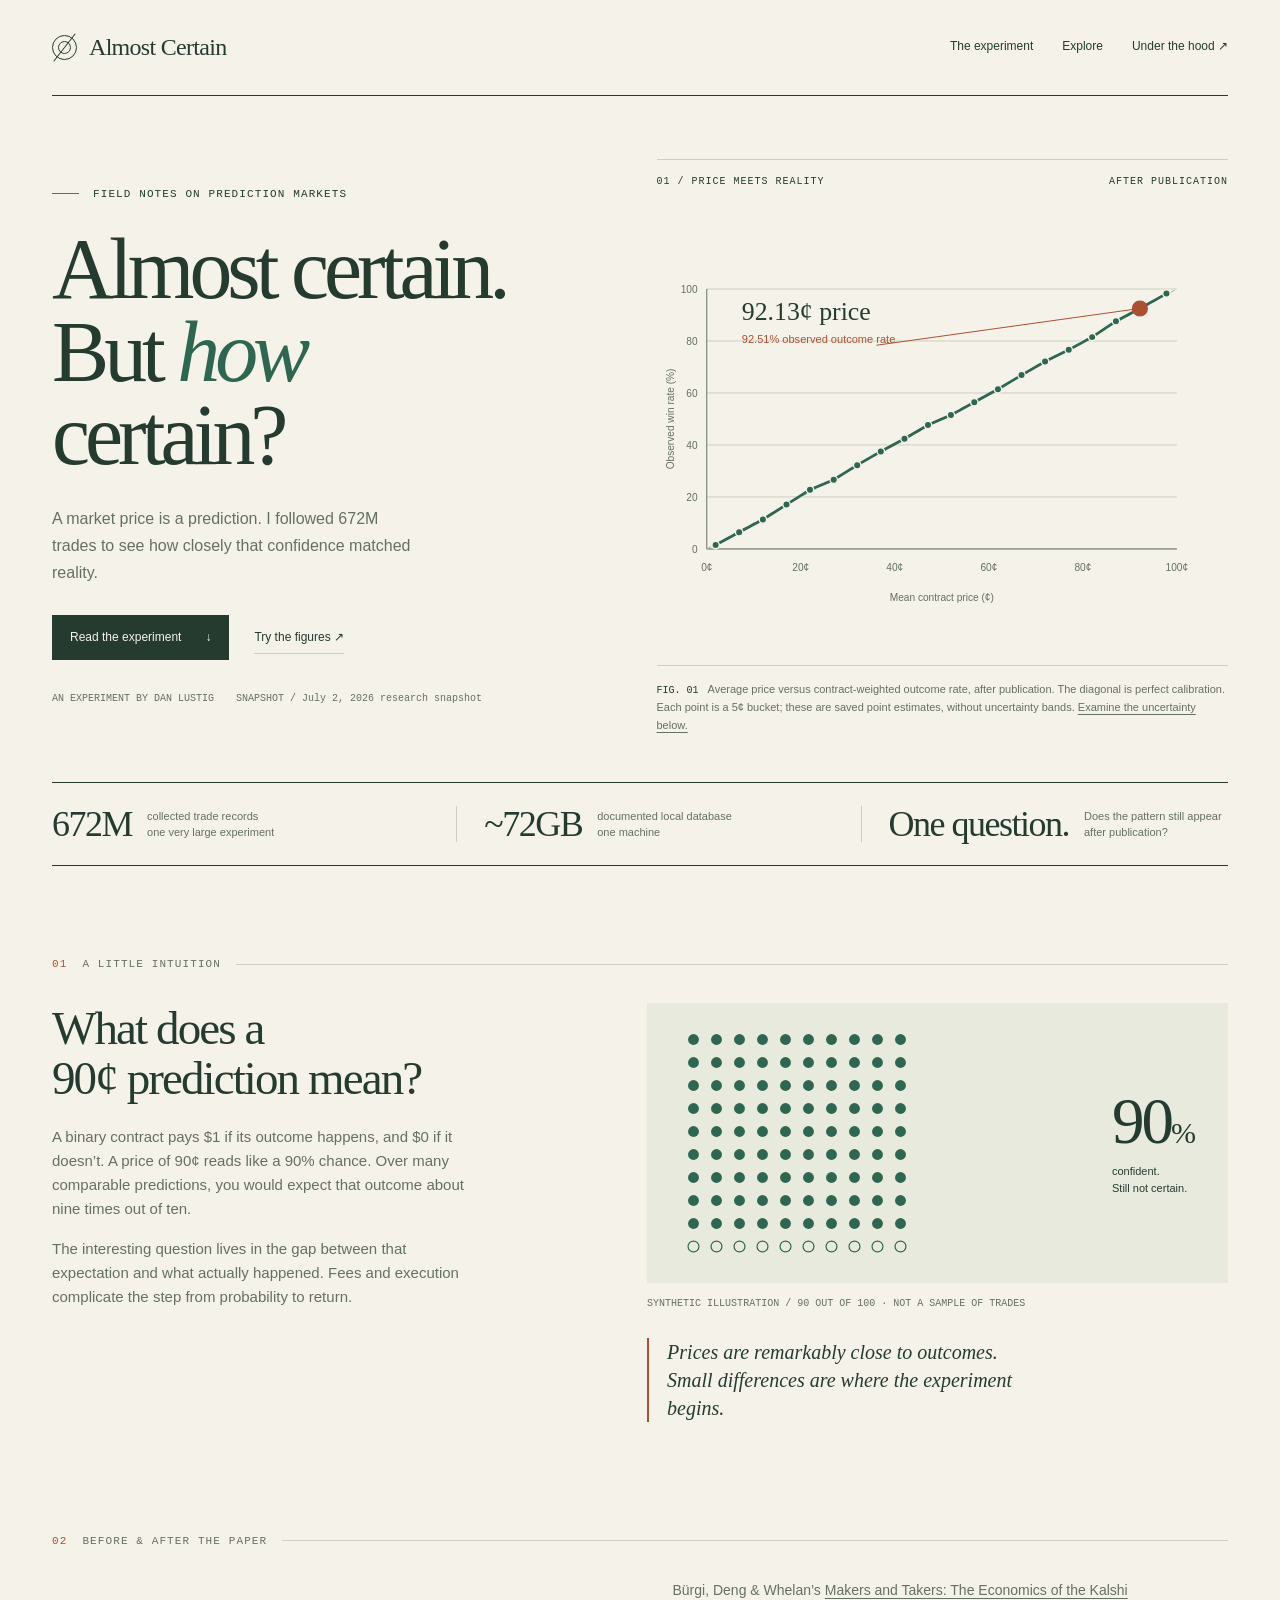
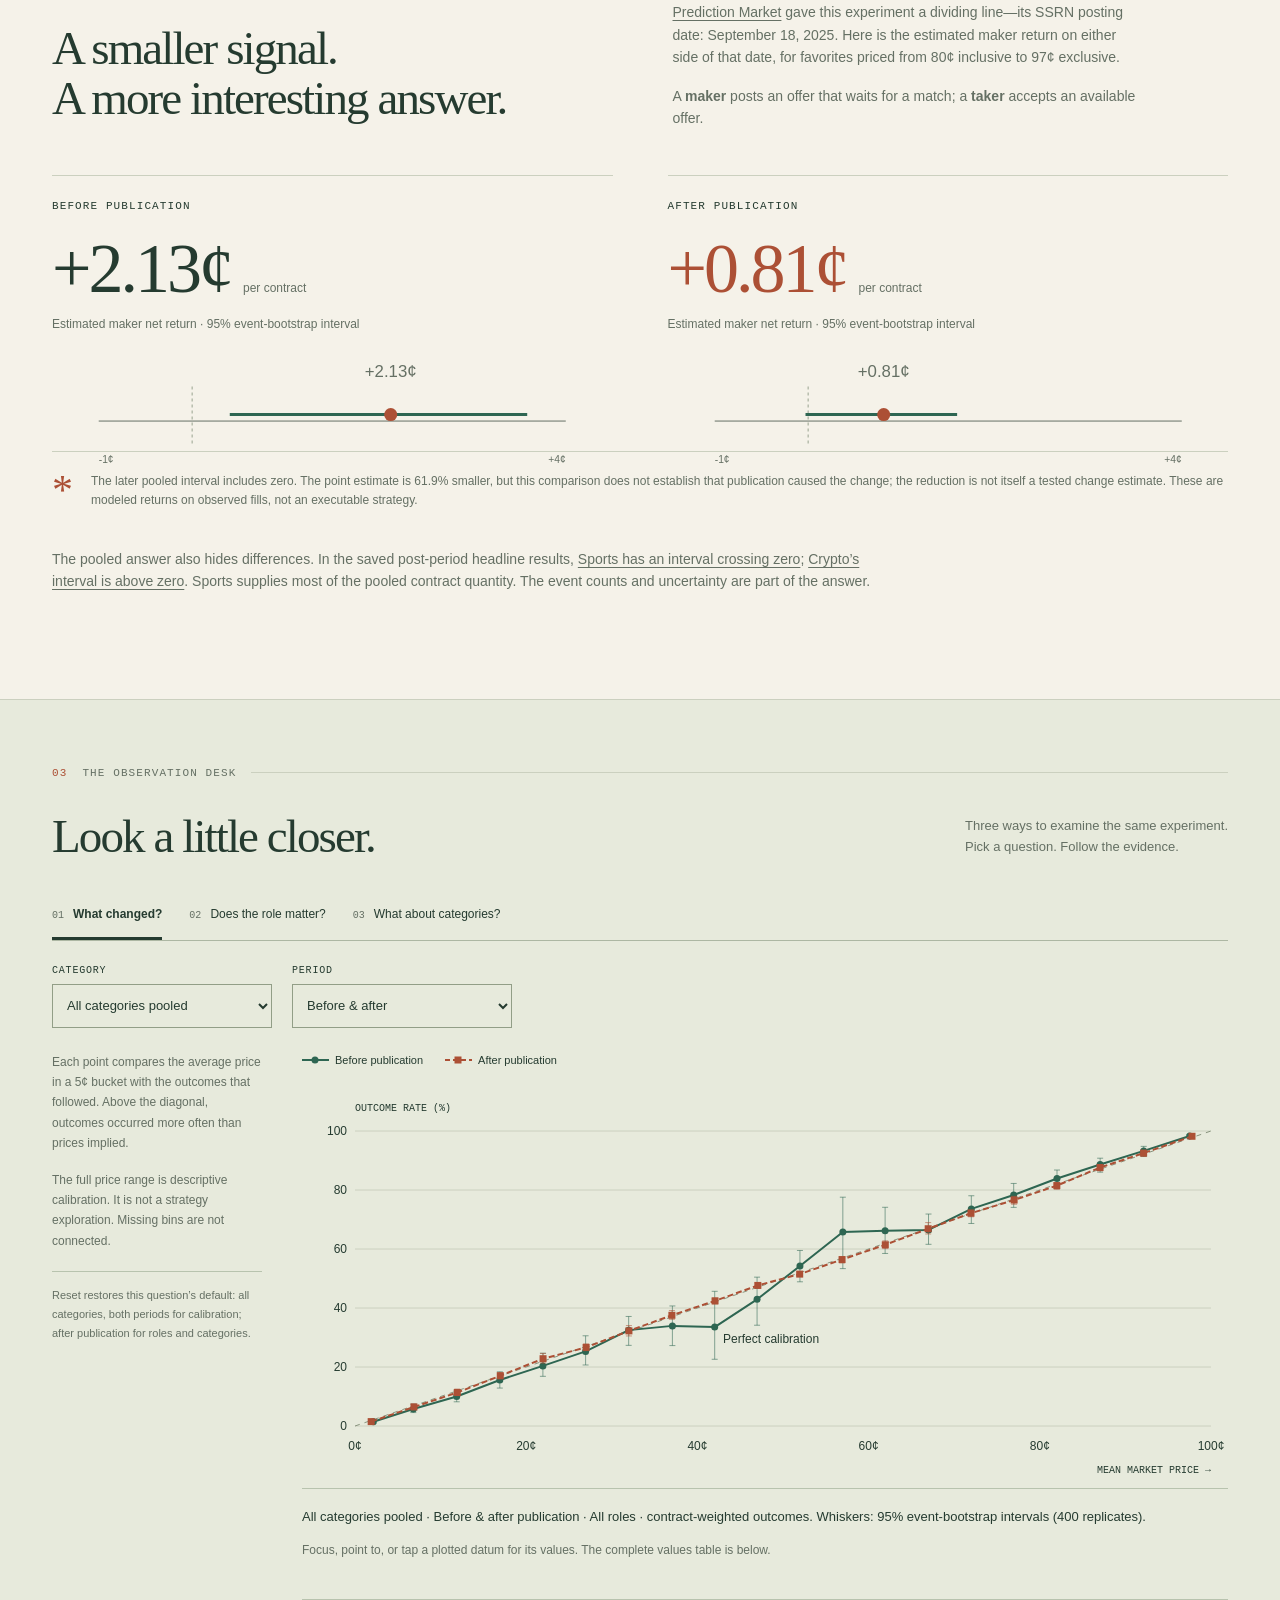
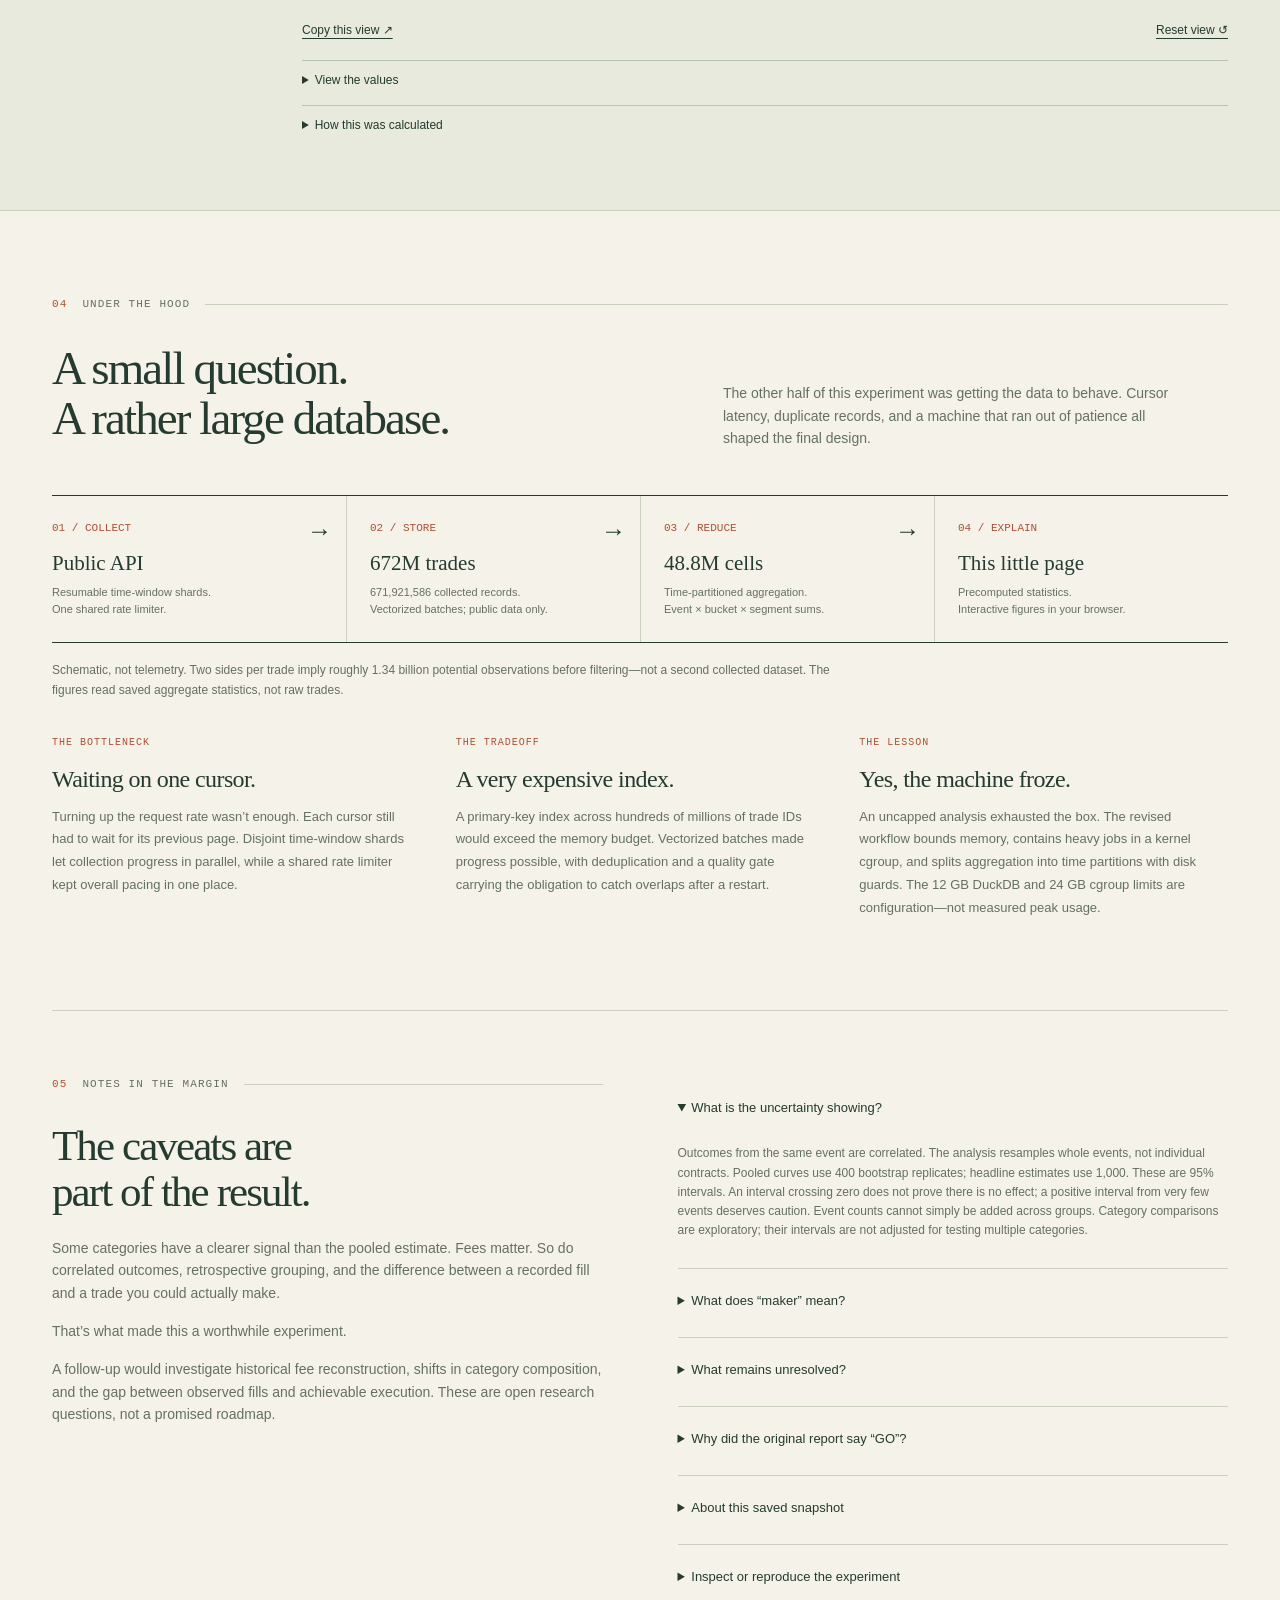
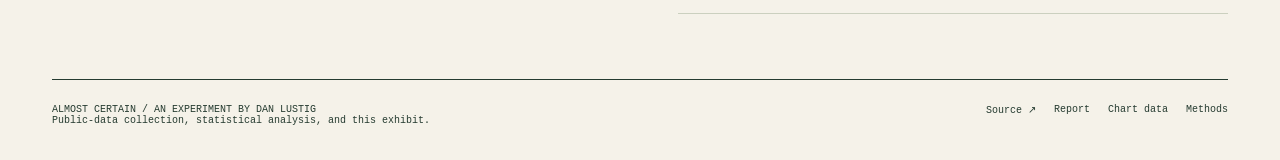
<file: web/index.html>
<!doctype html>
<html lang="en">
  <head>
    <meta charset="utf-8" />
    <meta name="viewport" content="width=device-width, initial-scale=1" />
    <meta
      name="description"
      content="Almost Certain: Dan Lustig’s prediction-market experiment in 672 million trades. An illustrated research snapshot with interactive evidence."
    />
    <meta name="theme-color" content="#f5f2e9" />
    <link
      rel="icon"
      href="data:image/svg+xml,%3Csvg xmlns='http://www.w3.org/2000/svg' viewBox='0 0 32 32'%3E%3Ccircle cx='16' cy='16' r='13' fill='%23253b30'/%3E%3Cpath d='M8 24L24 8' stroke='%23f5f2e9' stroke-width='2'/%3E%3C/svg%3E"
    />
    <title>Almost Certain — a prediction-market experiment by Dan Lustig</title>
    <link rel="stylesheet" href="./exhibit.css" />
    <script type="module" src="./exhibit.mjs"></script>
  </head>
  <body>
    <a class="skip-link" href="#main">Skip to the experiment</a>
    <div class="wrap">
      <header class="masthead">
        <a class="brand" href="#main"
          ><span class="mark" aria-hidden="true"></span>Almost Certain</a
        >
        <nav aria-label="Chapters">
          <a href="#experiment">The experiment</a><a href="#explore">Explore</a
          ><a href="#machinery">Under the hood ↗</a>
        </nav>
      </header>
    </div>
    <main id="main">
      <div class="wrap">
        <section class="hero" aria-labelledby="title">
          <div>
            <div class="issue eyebrow">Field notes on prediction markets</div>
            <h1 id="title">
              Almost certain.<br />But <em>how</em><br />certain?
            </h1>
            <p class="lead">
              A market price is a prediction. I followed 672M
              trades to see how closely that confidence matched reality.
            </p>
            <div class="hero-actions">
              <a class="primary" href="#experiment"
                >Read the experiment <span aria-hidden="true">↓</span></a
              ><a class="text-link" href="#explore">Try the figures ↗</a>
            </div>
            <div class="byline">
              <span>AN EXPERIMENT BY DAN LUSTIG</span
              ><span>SNAPSHOT / July 2, 2026 research snapshot</span>
            </div>
          </div>
          <figure class="hero-figure">
            <div class="figure-top">
              <span class="mono">01 / Price meets reality</span
              ><span class="mono">After publication</span>
            </div>
            <div class="static-plot hero-plot">
              <span class="mobile-axis-title" aria-hidden="true"
                >OUTCOME RATE (%)</span
              >
              <svg xmlns="http://www.w3.org/2000/svg" viewBox="0 0 620 400" role="img" aria-labelledby="hero-title hero-description"><title id="hero-title">Post-publication pooled calibration</title><desc id="hero-description">Post-publication pooled calibration by full five-cent price bucket. The highlighted 90–94 cent bucket has 92.13¢ mean price and 92.51% observed win rate.</desc><style>text{font-family:Arial,Helvetica,sans-serif;font-size:11px;fill:#253b30}line{vector-effect:non-scaling-stroke}.hero-grid{stroke:#cbd0bf;stroke-width:1}.hero-axis{stroke:#657064;stroke-width:1}.hero-reference{stroke:#a8b4a1;stroke-width:1;stroke-dasharray:5 5}.hero-line{stroke:#2e6652;stroke-width:3}.hero-point{fill:#2e6652;stroke:#f5f2e9;stroke-width:1.5}.hero-point--highlight{fill:#ac5035;stroke:#ac5035}.hero-callout-line{stroke:#ac5035;stroke-width:1}.hero-callout--price{font-family:Georgia,'Times New Roman',serif;font-size:24px}.hero-callout--outcome{fill:#ac5035;font-size:12px}</style><line class="hero-grid" x1="54" y1="326.0" x2="564" y2="326.0"/><text class="hero-tick" x="44" y="330.0" text-anchor="end">0</text><text class="hero-tick" x="54.0" y="350" text-anchor="middle">0¢</text><line class="hero-grid" x1="54" y1="269.6" x2="564" y2="269.6"/><text class="hero-tick" x="44" y="273.6" text-anchor="end">20</text><text class="hero-tick" x="156.0" y="350" text-anchor="middle">20¢</text><line class="hero-grid" x1="54" y1="213.2" x2="564" y2="213.2"/><text class="hero-tick" x="44" y="217.2" text-anchor="end">40</text><text class="hero-tick" x="258.0" y="350" text-anchor="middle">40¢</text><line class="hero-grid" x1="54" y1="156.8" x2="564" y2="156.8"/><text class="hero-tick" x="44" y="160.8" text-anchor="end">60</text><text class="hero-tick" x="360.0" y="350" text-anchor="middle">60¢</text><line class="hero-grid" x1="54" y1="100.4" x2="564" y2="100.4"/><text class="hero-tick" x="44" y="104.4" text-anchor="end">80</text><text class="hero-tick" x="462.0" y="350" text-anchor="middle">80¢</text><line class="hero-grid" x1="54" y1="44.0" x2="564" y2="44.0"/><text class="hero-tick" x="44" y="48.0" text-anchor="end">100</text><text class="hero-tick" x="564.0" y="350" text-anchor="middle">100¢</text><line class="hero-axis" x1="54" y1="326" x2="564" y2="326"/><line class="hero-axis" x1="54" y1="326" x2="54" y2="44"/><line class="hero-reference" x1="54" y1="326" x2="564" y2="44"/><text x="309" y="382" text-anchor="middle">Mean contract price (¢)</text><text x="18" y="185" text-anchor="middle" transform="rotate(-90 18 185)">Observed win rate (%)</text><polyline class="hero-line" fill="none" points="63.6,321.8 89.1,307.8 114.9,294.0 140.5,277.9 166.0,261.7 191.7,250.9 217.2,235.1 242.8,220.2 268.5,206.4 294.0,191.6 318.9,180.8 344.2,166.9 369.9,152.8 395.5,137.4 421.0,122.6 446.7,110.0 472.1,96.2 497.9,78.9 523.9,65.1 552.7,49.0"/><circle class="hero-point" data-bucket="0" cx="63.6" cy="321.8" r="4"/><circle class="hero-point" data-bucket="5" cx="89.1" cy="307.8" r="4"/><circle class="hero-point" data-bucket="10" cx="114.9" cy="294.0" r="4"/><circle class="hero-point" data-bucket="15" cx="140.5" cy="277.9" r="4"/><circle class="hero-point" data-bucket="20" cx="166.0" cy="261.7" r="4"/><circle class="hero-point" data-bucket="25" cx="191.7" cy="250.9" r="4"/><circle class="hero-point" data-bucket="30" cx="217.2" cy="235.1" r="4"/><circle class="hero-point" data-bucket="35" cx="242.8" cy="220.2" r="4"/><circle class="hero-point" data-bucket="40" cx="268.5" cy="206.4" r="4"/><circle class="hero-point" data-bucket="45" cx="294.0" cy="191.6" r="4"/><circle class="hero-point" data-bucket="50" cx="318.9" cy="180.8" r="4"/><circle class="hero-point" data-bucket="55" cx="344.2" cy="166.9" r="4"/><circle class="hero-point" data-bucket="60" cx="369.9" cy="152.8" r="4"/><circle class="hero-point" data-bucket="65" cx="395.5" cy="137.4" r="4"/><circle class="hero-point" data-bucket="70" cx="421.0" cy="122.6" r="4"/><circle class="hero-point" data-bucket="75" cx="446.7" cy="110.0" r="4"/><circle class="hero-point" data-bucket="80" cx="472.1" cy="96.2" r="4"/><circle class="hero-point" data-bucket="85" cx="497.9" cy="78.9" r="4"/><circle class="hero-point hero-point--highlight" data-bucket="90" cx="523.9" cy="65.1" r="8"/><circle class="hero-point" data-bucket="95" cx="552.7" cy="49.0" r="4"/><line class="hero-callout-line" x1="523.9" y1="65.1" x2="238" y2="105"/><text class="hero-callout hero-callout--price" x="92" y="78">92.13¢ price</text><text class="hero-callout hero-callout--outcome" x="92" y="103">92.51% observed outcome rate</text></svg>
            </div>
            <figcaption class="figcaption">
              <b>FIG. 01</b>Average price versus contract-weighted outcome rate,
              after publication. The diagonal is perfect calibration. Each point
              is a 5¢ bucket; these are saved point estimates, without
              uncertainty bands.
              <a href="#explore">Examine the uncertainty below.</a>
            </figcaption>
          </figure>
        </section>
        <div class="fact-strip">
          <div class="fact">
            <strong>672M</strong
            ><span>collected trade records<br />one very large experiment</span>
          </div>
          <div class="fact">
            <strong>~72GB</strong
            ><span>documented local database<br />one machine</span>
          </div>
          <div class="fact">
            <strong>One question.</strong
            ><span>Does the pattern still appear<br />after publication?</span>
          </div>
        </div>
        <section id="experiment" aria-labelledby="intuition-title">
          <div class="chapter-label eyebrow"><b>01</b> A little intuition</div>
          <div class="intro">
            <div>
              <h2 id="intuition-title">
                What does a<br />90¢ prediction mean?
              </h2>
              <p class="body-copy">
                A binary contract pays $1 if its outcome happens, and $0 if it
                doesn’t. A price of 90¢ reads like a 90% chance. Over many
                comparable predictions, you would expect that outcome about nine
                times out of ten.
              </p>
              <p class="body-copy">
                The interesting question lives in the gap between that
                expectation and what actually happened. Fees and execution
                complicate the step from probability to return.
              </p>
            </div>
            <div>
              <div class="probability">
                <svg
                  class="probability-dots"
                  viewBox="0 0 190 190"
                  role="img"
                  aria-label="Synthetic illustration: 90 filled marks and 10 outlined marks"
                >
                  <defs>
                    <pattern
                      id="filled"
                      width="19"
                      height="19"
                      patternUnits="userSpaceOnUse"
                    >
                      <circle cx="9.5" cy="9.5" r="4.5" fill="#2e6652" />
                    </pattern>
                    <pattern
                      id="outlined"
                      width="19"
                      height="19"
                      patternUnits="userSpaceOnUse"
                    >
                      <circle
                        cx="9.5"
                        cy="9.5"
                        r="4.5"
                        fill="none"
                        stroke="#2e6652"
                      />
                    </pattern>
                  </defs>
                  <rect width="190" height="171" fill="url(#filled)" />
                  <rect y="171" width="190" height="19" fill="url(#outlined)" />
                </svg>
                <div class="prob-number">
                  90<span>%</span
                  ><small>confident.<br />Still not certain.</small>
                </div>
              </div>
              <p class="prob-note">
                SYNTHETIC ILLUSTRATION / 90 OUT OF 100 · NOT A SAMPLE OF TRADES
              </p>
              <p class="sidenote">
                Prices are remarkably close to outcomes. Small differences are
                where the experiment begins.
              </p>
            </div>
          </div>
        </section>
        <section class="before-after" aria-labelledby="comparison-title">
          <div class="chapter-label eyebrow">
            <b>02</b> Before & after the paper
          </div>
          <div class="section-intro">
            <h2 id="comparison-title">
              A smaller signal.<br />A more interesting answer.
            </h2>
            <div>
              <p>
                Bürgi, Deng &amp; Whelan’s
                <a href="https://doi.org/10.2139/ssrn.5502658">Makers and Takers:
                The Economics of the Kalshi Prediction Market</a>
                gave this experiment a dividing line—its SSRN posting date:
                <time datetime="2025-09-18">September 18, 2025</time>.
                Here is the estimated maker return on either side of that date,
                for favorites priced from 80¢ inclusive to 97¢ exclusive.
              </p>
              <p>
                A <strong>maker</strong> posts an offer that waits for a match;
                a <strong>taker</strong> accepts an available offer.
              </p>
            </div>
          </div>
          <div class="comparison">
            <article class="period-card">
              <div class="eyebrow">Before publication</div>
              <div class="value">+2.13¢<span>per contract</span></div>
              <p>Estimated maker net return · 95% event-bootstrap interval</p>
              <div class="interval static-plot"><svg xmlns="http://www.w3.org/2000/svg" viewBox="0 0 600 140" role="img" aria-labelledby="pre-interval-title pre-interval-description"><title id="pre-interval-title">Pre-publication maker net interval</title><desc id="pre-interval-description">Pre maker net estimate +2.13 cents, 95 percent interval +0.40 to +3.59, on a shared -1 to 4 cent scale.</desc><style>text{font-family:Arial,Helvetica,sans-serif;font-size:11px;fill:#253b30}line{vector-effect:non-scaling-stroke}.interval-axis{stroke:#657064;stroke-width:1}.interval-zero{stroke:#98a38e;stroke-width:1;stroke-dasharray:3 3}.interval-ci{stroke:#2e6652;stroke-width:3}.interval-estimate{fill:#ac5035}.interval-value{font-family:Georgia,'Times New Roman',serif;font-size:18px}.interval-unavailable{fill:#657064;font-style:italic}</style><line class="interval-axis" x1="50" y1="75" x2="550" y2="75"/><line class="interval-zero" x1="150.0" y1="38" x2="150.0" y2="100"/><text x="50" y="120">-1¢</text><text x="550" y="120" text-anchor="end">+4¢</text><line class="interval-ci" x1="190.3" y1="68" x2="508.7" y2="68"/><circle class="interval-estimate" cx="362.6" cy="68" r="7"/><text class="interval-value" x="362.6" y="28" text-anchor="middle">+2.13¢</text></svg></div>
            </article>
            <article class="period-card post">
              <div class="eyebrow">After publication</div>
              <div class="value">+0.81¢<span>per contract</span></div>
              <p>Estimated maker net return · 95% event-bootstrap interval</p>
              <div class="interval static-plot"><svg xmlns="http://www.w3.org/2000/svg" viewBox="0 0 600 140" role="img" aria-labelledby="post-interval-title post-interval-description"><title id="post-interval-title">Post-publication maker net interval</title><desc id="post-interval-description">Post maker net estimate +0.81 cents, 95 percent interval -0.03 to +1.59, on a shared -1 to 4 cent scale.</desc><style>text{font-family:Arial,Helvetica,sans-serif;font-size:11px;fill:#253b30}line{vector-effect:non-scaling-stroke}.interval-axis{stroke:#657064;stroke-width:1}.interval-zero{stroke:#98a38e;stroke-width:1;stroke-dasharray:3 3}.interval-ci{stroke:#2e6652;stroke-width:3}.interval-estimate{fill:#ac5035}.interval-value{font-family:Georgia,'Times New Roman',serif;font-size:18px}.interval-unavailable{fill:#657064;font-style:italic}</style><line class="interval-axis" x1="50" y1="75" x2="550" y2="75"/><line class="interval-zero" x1="150.0" y1="38" x2="150.0" y2="100"/><text x="50" y="120">-1¢</text><text x="550" y="120" text-anchor="end">+4¢</text><line class="interval-ci" x1="147.2" y1="68" x2="309.5" y2="68"/><circle class="interval-estimate" cx="230.9" cy="68" r="7"/><text class="interval-value" x="230.9" y="28" text-anchor="middle">+0.81¢</text></svg></div>
            </article>
          </div>
          <div class="conclusion-line">
            <span class="asterisk" aria-hidden="true">*</span>
            <p>
              The later pooled interval includes zero. The point estimate is
              61.9% smaller, but this comparison does not establish
              that publication caused the change; the reduction is not itself a
              tested change estimate. These are modeled returns on observed
              fills, not an executable strategy.
            </p>
          </div>
          <p class="category-story">
            The pooled answer also hides differences. In the saved post-period
            headline results,
            <a href="#mode=categories&amp;category=Sports&amp;period=post"
              >Sports has an interval crossing zero</a
            >;
            <a href="#mode=categories&amp;category=Crypto&amp;period=post"
              >Crypto’s interval is above zero</a
            >. Sports supplies most of the pooled contract quantity. The event
            counts and uncertainty are part of the answer.
          </p>
        </section>
      </div>
      <section class="lab-shell" id="explore" aria-labelledby="lab-heading">
        <div class="wrap">
          <div class="chapter-label eyebrow">
            <b>03</b> The observation desk
          </div>
          <div class="lab-heading">
            <h2 id="lab-heading">Look a little closer.</h2>
            <p>
              Three ways to examine the same experiment.<br />Pick a question.
              Follow the evidence.
            </p>
          </div>
          <div id="load-status" class="load-status" role="status">
            Interactive controls are loading. The saved after-publication figure
            is available below.
          </div>
          <noscript
            ><p>
              JavaScript is off. The essay, saved after-publication figure,
              values, and <a href="./evidence/report.md">full report</a> remain
              available.
            </p></noscript
          >
          <div id="load-error" class="error" hidden>
            <p>
              The interactive snapshot could not load. The saved figures are
              still available.
              <a href="./evidence/report.md">Read the full report.</a>
            </p>
            <button id="retry" type="button">Try loading again</button>
          </div>
          <fieldset id="lab-controls" disabled>
            <legend class="visually-hidden">Explore the saved results</legend>
            <div class="lab-tabs" role="group" aria-label="Research question">
              <button type="button" aria-pressed="true" data-mode="calibration">
                <span>01</span>What changed?</button
              ><button type="button" aria-pressed="false" data-mode="roles">
                <span>02</span>Does the role matter?</button
              ><button
                type="button"
                aria-pressed="false"
                data-mode="categories"
              >
                <span>03</span>What about categories?
              </button>
            </div>
            <div class="lab-selects">
              <div>
                <label for="category">Category</label
                ><select id="category">
                  <option value="All">All categories pooled</option>
                </select>
              </div>
              <div>
                <label for="period">Period</label
                ><select id="period">
                  <option value="both">Before & after</option>
                  <option value="post" selected>After publication</option>
                  <option value="pre">Before publication</option>
                </select>
              </div>
            </div>
          </fieldset>
          <div class="lab-inner">
            <aside class="lab-aside">
              <p id="lab-explanation">
                Each point compares market prices with the outcomes that
                followed. A point above the diagonal means the outcome happened
                more often than its price implied.
              </p>
              <p id="lab-note">
                Saved fallback: all roles, all categories pooled, after
                publication only. Contract-weighted outcomes.
              </p>
              <p class="defaults-note">
                Reset restores this question’s default: all categories, both
                periods for calibration; after publication for roles and
                categories.
              </p>
            </aside>
            <div>
              <div class="legend" id="legend">
                <span>● After publication · point estimates</span>
              </div>
              <figure class="lab-figure">
                <div class="lab-chart static-plot" id="lab-chart">
                  <svg xmlns="http://www.w3.org/2000/svg" viewBox="0 0 600 380" role="img" aria-labelledby="default-lab-title default-lab-description"><title id="default-lab-title">Post-publication pooled calibration</title><desc id="default-lab-description">Observed win rate against mean contract price by full five-cent bucket; missing observations are omitted.</desc><style>text{font-family:Arial,Helvetica,sans-serif;font-size:11px;fill:#253b30}line{vector-effect:non-scaling-stroke}.lab-axis{stroke:#657064;stroke-width:1}.lab-reference{stroke:#a8b4a1;stroke-width:1;stroke-dasharray:5 5}.lab-line{stroke:#2e6652;stroke-width:3}.lab-point{fill:#2e6652;stroke:#f5f2e9;stroke-width:1.5}</style><line class="lab-axis" x1="50" y1="320" x2="550" y2="320"/><line class="lab-axis" x1="50" y1="320" x2="50" y2="40"/><text x="300" y="355" text-anchor="middle">Mean contract price (¢)</text><text x="18" y="180" text-anchor="middle" transform="rotate(-90 18 180)">Observed win rate (%)</text><line class="lab-reference" x1="50" y1="320" x2="550" y2="40"/><polyline class="lab-line" fill="none" points="59.5,315.8 84.4,301.9 109.8,288.2 134.8,272.3 159.8,256.1 185.0,245.4 210.0,229.7 235.1,214.9 260.3,201.3 285.3,186.6 309.8,175.8 334.5,162.0 359.8,148.0 384.8,132.8 409.8,118.0 435.0,105.5 459.9,91.8 485.2,74.7 510.6,61.0 538.9,45.0"/><circle class="lab-point" data-bucket="0" cx="59.5" cy="315.8" r="5"/><circle class="lab-point" data-bucket="5" cx="84.4" cy="301.9" r="5"/><circle class="lab-point" data-bucket="10" cx="109.8" cy="288.2" r="5"/><circle class="lab-point" data-bucket="15" cx="134.8" cy="272.3" r="5"/><circle class="lab-point" data-bucket="20" cx="159.8" cy="256.1" r="5"/><circle class="lab-point" data-bucket="25" cx="185.0" cy="245.4" r="5"/><circle class="lab-point" data-bucket="30" cx="210.0" cy="229.7" r="5"/><circle class="lab-point" data-bucket="35" cx="235.1" cy="214.9" r="5"/><circle class="lab-point" data-bucket="40" cx="260.3" cy="201.3" r="5"/><circle class="lab-point" data-bucket="45" cx="285.3" cy="186.6" r="5"/><circle class="lab-point" data-bucket="50" cx="309.8" cy="175.8" r="5"/><circle class="lab-point" data-bucket="55" cx="334.5" cy="162.0" r="5"/><circle class="lab-point" data-bucket="60" cx="359.8" cy="148.0" r="5"/><circle class="lab-point" data-bucket="65" cx="384.8" cy="132.8" r="5"/><circle class="lab-point" data-bucket="70" cx="409.8" cy="118.0" r="5"/><circle class="lab-point" data-bucket="75" cx="435.0" cy="105.5" r="5"/><circle class="lab-point" data-bucket="80" cx="459.9" cy="91.8" r="5"/><circle class="lab-point" data-bucket="85" cx="485.2" cy="74.7" r="5"/><circle class="lab-point" data-bucket="90" cx="510.6" cy="61.0" r="5"/><circle class="lab-point" data-bucket="95" cx="538.9" cy="45.0" r="5"/></svg>
                </div>
                <figcaption class="evidence" id="evidence">
                  All categories pooled · After publication only · All roles.
                  Saved point estimates without uncertainty bands; enable the
                  interactive view for both periods and pooled intervals.
                </figcaption>
              </figure>
              <p id="datum" class="datum">
                Use the values table to inspect each saved price bucket.
              </p>
              <div class="chart-actions">
                <button id="copy-view" type="button" disabled>
                  Copy this view ↗</button
                ><button id="reset" type="button" disabled>Reset view ↺</button>
              </div>
              <div id="copy-fallback" hidden>
                <label for="share-url">Copy this address</label
                ><input id="share-url" type="text" readonly />
              </div>
              <details class="values-details">
                <summary>View the values</summary>
                <div
                  class="table-scroll"
                  id="values"
                  tabindex="0"
                  role="region"
                  aria-label="Chart values"
                >
                  <table class="data-table"><caption>Post-publication pooled calibration values</caption><thead><tr><th scope="col">Price bucket</th><th scope="col">Mean price (¢)</th><th scope="col">Win rate (%)</th><th scope="col">Net (¢)</th><th scope="col">Contracts</th></tr></thead><tbody><tr><th scope="row">0–4¢</th><td>1.89</td><td>1.49</td><td>-0.40</td><td>16,260,960,269</td></tr><tr><th scope="row">5–9¢</th><td>6.89</td><td>6.45</td><td>-0.44</td><td>9,083,449,151</td></tr><tr><th scope="row">10–14¢</th><td>11.95</td><td>11.35</td><td>-0.60</td><td>7,478,000,981</td></tr><tr><th scope="row">15–19¢</th><td>16.97</td><td>17.04</td><td>+0.08</td><td>6,849,399,427</td></tr><tr><th scope="row">20–24¢</th><td>21.97</td><td>22.81</td><td>+0.83</td><td>6,796,457,157</td></tr><tr><th scope="row">25–29¢</th><td>27.00</td><td>26.64</td><td>-0.36</td><td>6,788,559,668</td></tr><tr><th scope="row">30–34¢</th><td>32.00</td><td>32.25</td><td>+0.24</td><td>7,285,579,001</td></tr><tr><th scope="row">35–39¢</th><td>37.02</td><td>37.53</td><td>+0.51</td><td>8,018,594,053</td></tr><tr><th scope="row">40–44¢</th><td>42.06</td><td>42.41</td><td>+0.35</td><td>9,163,957,461</td></tr><tr><th scope="row">45–49¢</th><td>47.06</td><td>47.65</td><td>+0.59</td><td>11,409,560,531</td></tr><tr><th scope="row">50–54¢</th><td>51.95</td><td>51.49</td><td>-0.46</td><td>11,742,904,000</td></tr><tr><th scope="row">55–59¢</th><td>56.90</td><td>56.42</td><td>-0.48</td><td>9,519,792,651</td></tr><tr><th scope="row">60–64¢</th><td>61.95</td><td>61.43</td><td>-0.52</td><td>8,210,251,493</td></tr><tr><th scope="row">65–69¢</th><td>66.96</td><td>66.87</td><td>-0.09</td><td>7,404,634,009</td></tr><tr><th scope="row">70–74¢</th><td>71.96</td><td>72.13</td><td>+0.17</td><td>6,879,095,658</td></tr><tr><th scope="row">75–79¢</th><td>77.00</td><td>76.60</td><td>-0.40</td><td>6,764,840,186</td></tr><tr><th scope="row">80–84¢</th><td>81.99</td><td>81.49</td><td>-0.50</td><td>6,819,623,746</td></tr><tr><th scope="row">85–89¢</th><td>87.04</td><td>87.62</td><td>+0.59</td><td>7,343,329,493</td></tr><tr><th scope="row">90–94¢</th><td>92.13</td><td>92.51</td><td>+0.38</td><td>8,716,303,651</td></tr><tr><th scope="row">95–99¢</th><td>97.78</td><td>98.21</td><td>+0.42</td><td>18,198,344,267</td></tr></tbody></table>
                </div>
              </details>
              <details class="method-details">
                <summary>How this was calculated</summary>
                <p id="method">
                  After-publication pooled calibration, in full 5¢ bins. The
                  static figure shows point estimates only. The interactive
                  pooled curves add 95% event-bootstrap intervals using 400
                  replicates. Category curves have no per-bucket intervals.
                  Contract quantity is approximate, not independent
                  observations.
                </p>
              </details>
            </div>
          </div>
          <p
            id="announcement"
            class="visually-hidden"
            aria-live="polite"
            aria-atomic="true"
          ></p>
        </div>
      </section>
      <div class="wrap">
        <section
          class="engineering"
          id="machinery"
          aria-labelledby="machinery-title"
        >
          <div class="chapter-label eyebrow"><b>04</b> Under the hood</div>
          <div class="section-intro">
            <h2 id="machinery-title">
              A small question.<br />A rather large database.
            </h2>
            <p>
              The other half of this experiment was getting the data to behave.
              Cursor latency, duplicate records, and a machine that ran out of
              patience all shaped the final design.
            </p>
          </div>
          <div class="pipeline" aria-label="Schematic of the data pipeline">
            <div class="stage">
              <span class="number">01 / COLLECT</span><strong>Public API</strong
              ><small
                >Resumable time-window shards.<br />One shared rate
                limiter.</small
              ><span class="arrow" aria-hidden="true">→</span>
            </div>
            <div class="stage">
              <span class="number">02 / STORE</span
              ><strong>672M trades</strong
              ><small
                >671,921,586 collected records.<br />Vectorized batches;
                public data only.</small
              ><span class="arrow" aria-hidden="true">→</span>
            </div>
            <div class="stage">
              <span class="number">03 / REDUCE</span
              ><strong>48.8M cells</strong
              ><small
                >Time-partitioned aggregation.<br />Event × bucket × segment
                sums.</small
              ><span class="arrow" aria-hidden="true">→</span>
            </div>
            <div class="stage">
              <span class="number">04 / EXPLAIN</span
              ><strong>This little page</strong
              ><small
                >Precomputed statistics.<br />Interactive figures in your
                browser.</small
              >
            </div>
          </div>
          <p class="pipeline-note">
            Schematic, not telemetry. Two sides per trade imply roughly 1.34
            billion potential observations before filtering—not a second
            collected dataset. The figures read saved aggregate statistics, not
            raw trades.
          </p>
          <div class="stories">
            <article>
              <div class="mono">THE BOTTLENECK</div>
              <h3>Waiting on one cursor.</h3>
              <p>
                Turning up the request rate wasn’t enough. Each cursor still had
                to wait for its previous page. Disjoint time-window shards let
                collection progress in parallel, while a shared rate limiter
                kept overall pacing in one place.
              </p>
            </article>
            <article>
              <div class="mono">THE TRADEOFF</div>
              <h3>A very expensive index.</h3>
              <p>
                A primary-key index across hundreds of millions of trade IDs
                would exceed the memory budget. Vectorized batches made progress
                possible, with deduplication and a quality gate carrying the
                obligation to catch overlaps after a restart.
              </p>
            </article>
            <article>
              <div class="mono">THE LESSON</div>
              <h3>Yes, the machine froze.</h3>
              <p>
                An uncapped analysis exhausted the box. The revised workflow
                bounds memory, contains heavy jobs in a kernel cgroup, and
                splits aggregation into time partitions with disk guards. The 12
                GB DuckDB and 24 GB cgroup limits are configuration—not measured
                peak usage.
              </p>
            </article>
          </div>
        </section>
        <section class="closing" id="methods" aria-labelledby="closing-title">
          <div>
            <div class="chapter-label eyebrow">
              <b>05</b> Notes in the margin
            </div>
            <h2 id="closing-title">The caveats are<br />part of the result.</h2>
            <p>
              Some categories have a clearer signal than the pooled estimate.
              Fees matter. So do correlated outcomes, retrospective grouping,
              and the difference between a recorded fill and a trade you could
              actually make.
            </p>
            <p>That’s what made this a worthwhile experiment.</p>
            <p>
              A follow-up would investigate historical fee reconstruction,
              shifts in category composition, and the gap between observed fills
              and achievable execution. These are open research questions, not a
              promised roadmap.
            </p>
          </div>
          <div class="methods-list">
            <details open>
              <summary>What is the uncertainty showing?</summary>
              <p>
                Outcomes from the same event are correlated. The analysis
                resamples whole events, not individual contracts. Pooled curves
                use 400 bootstrap replicates; headline estimates use 1,000.
                These are 95% intervals. An interval crossing zero does not
                prove there is no effect; a positive interval from very few
                events deserves caution. Event counts cannot simply be added
                across groups. Category comparisons are exploratory; their
                intervals are not adjusted for testing multiple categories.
              </p>
            </details>
            <details>
              <summary>What does “maker” mean?</summary>
              <p>
                A maker posts an offer; a taker accepts one. The fee model uses
                series-specific schedules, multipliers, and rounding. Maker fees
                are zero for quadratic series and one quarter of the taker
                formula for series with maker fees. Unverified flat-fee series
                are excluded. The fee catalog is a snapshot, not a complete
                historical reconstruction. The assumed rounding-era boundary is
                approximate; the report includes a rounding sensitivity check.
                Its fee-drift exposure measure is 35.23% of panel contract
                volume on series with recorded fee changes. Role curves compare
                different observed samples, not a controlled change in fees.
              </p>
            </details>
            <details>
              <summary>What remains unresolved?</summary>
              <p>
                The before/after split is observational: publication cannot be
                isolated from changes in market mix or time. Final-volume
                liquidity groups are retrospective. Recorded trades do not
                establish that a new participant could obtain the same fills,
                avoid adverse selection, or achieve these returns. The exact
                headline band is [80¢, 97¢); role curves retain full 5¢ bins
                through 95–99¢.
              </p>
            </details>
            <details>
              <summary>Why did the original report say “GO”?</summary>
              <p>
                The original research rule required a qualifying result in a
                liquid category. That is a different criterion from requiring
                the pooled interval to exclude zero. The saved GO is a research
                decision under that rule, not a recommendation to trade.
                <a href="./evidence/VERDICT.md"
                  >Read the unchanged original verdict.</a
                >
              </p>
            </details>
            <details>
              <summary>About this saved snapshot</summary>
              <p>
                This exhibit uses the July 2, 2026 research snapshot. Analysis generated
                2026-07-03 03:31Z. September 18, 2025 is the research
                publication split, not the date this page was built. The
                <a href="./data/manifest.json">publication manifest</a> records
                separate build metadata, input hashes, and archived and fresh
                data-quality evidence. This is a finished snapshot, not a live
                feed.
              </p>
              <p>
                The
                <a href="./evidence/dq-2026-07-02.log"
                  >archived July 2 quality gate passed</a
                >. The
                <a href="./evidence/dq-2026-09-08.log"
                  >September 8 recheck failed monthly coverage</a
                >
                because August and September are absent from this saved July
                snapshot; its other seven checks passed. The archive has not
                been presented as current data or refreshed to change that
                result.
              </p>
            </details>
            <details>
              <summary>Inspect or reproduce the experiment</summary>
              <p>
                <a href="https://github.com/dlustig/kalshi-flb">Source repository</a> ·
                <a href="https://github.com/dlustig/kalshi-flb/blob/c8c24770cfbbd368514305ef510643c73bbbdaad/DESIGN.md">Design and methodology</a> ·
                <a href="./evidence/report.md">Full report</a> ·
                <a href="./data/stats.json" download>Download chart data</a>.
                Rebuilding this page uses the saved JSON; reproducing the
                analysis requires the public-data database and the quality gate.
                No accounts, authenticated endpoints, or trading are involved.
              </p>
            </details>
          </div>
        </section>
        <footer>
          <span
            >ALMOST CERTAIN / AN EXPERIMENT BY DAN LUSTIG<br />Public-data
            collection, statistical analysis, and this exhibit.</span
          >
          <div>
            <a href="https://github.com/dlustig/kalshi-flb">Source ↗</a
            ><a href="./evidence/report.md">Report</a
            ><a href="./data/stats.json">Chart data</a
            ><a href="#methods">Methods</a>
          </div>
        </footer>
      </div>
    </main>
  </body>
</html>
</file>
<file: web/exhibit.css>
:root {
  --paper: #f5f2e9;
  --ink: #253b30;
  --muted: #657064;
  --line: #cbd0bf;
  --green: #2e6652;
  --orange: #ac5035;
  --soft: #e7eadc;
  --white: #fcfaf4;
  --serif: Georgia, "Times New Roman", serif;
  --sans: Arial, Helvetica, sans-serif;
  --mono: "Courier New", monospace;
}
* {
  box-sizing: border-box;
}
html {
  scroll-behavior: smooth;
  scroll-padding-top: 55px;
}
body {
  margin: 0;
  color: var(--ink);
  background: var(--paper);
  font: 16px/1.6 var(--sans);
}
a {
  color: inherit;
  text-decoration: none;
}
button,
select {
  font: inherit;
  color: inherit;
}
button,
a,
select {
  -webkit-tap-highlight-color: transparent;
}
button {
  cursor: pointer;
}
button:focus-visible,
a:focus-visible,
select:focus-visible,
summary:focus-visible {
  outline: 3px solid var(--orange);
  outline-offset: 5px;
}
button {
  border-radius: 0;
}
.wrap {
  max-width: 1280px;
  padding: 0 52px;
  margin: auto;
}
.mono,
.eyebrow {
  font: 11px/1.5 var(--mono);
  letter-spacing: 0.1em;
  text-transform: uppercase;
}
.masthead {
  height: 96px;
  display: flex;
  align-items: center;
  justify-content: space-between;
  border-bottom: 1px solid var(--ink);
}
.brand {
  font: 24px var(--serif);
  letter-spacing: -0.7px;
  display: flex;
  align-items: center;
  gap: 12px;
}
.mark {
  width: 25px;
  height: 25px;
  border: 1px solid var(--ink);
  border-radius: 50%;
  display: inline-block;
  position: relative;
}
.mark:before {
  content: "";
  position: absolute;
  inset: 5px;
  border: 1px solid var(--ink);
  border-radius: 50%;
}
.mark:after {
  content: "";
  position: absolute;
  height: 35px;
  width: 1px;
  background: var(--ink);
  left: 11px;
  top: -6px;
  transform: rotate(38deg);
}
nav {
  display: flex;
  gap: 29px;
  font-size: 12px;
}
nav a {
  border-bottom: 1px solid transparent;
}
nav a:hover {
  border-color: var(--ink);
}
.hero {
  display: grid;
  grid-template-columns: 1fr 1.04fr;
  gap: 55px;
  padding: 63px 0 48px;
  align-items: center;
}
.issue {
  display: flex;
  align-items: center;
  gap: 14px;
  margin-bottom: 26px;
}
.issue:before {
  content: "";
  width: 27px;
  height: 1px;
  background: var(--orange);
}
h1 {
  font: normal clamp(60px, 6.7vw, 92px)/0.97 var(--serif);
  letter-spacing: -5px;
  margin: 0 0 27px;
}
h1 em {
  color: var(--green);
  font-weight: normal;
}
.lead {
  font-size: 16px;
  max-width: 365px;
  line-height: 1.7;
  color: var(--muted);
}
.hero-actions {
  display: flex;
  align-items: center;
  gap: 25px;
  margin-top: 29px;
}
.primary {
  display: inline-flex;
  gap: 24px;
  padding: 13px 18px;
  background: var(--ink);
  color: var(--paper);
  font-size: 12px;
}
.text-link {
  font-size: 12px;
  border-bottom: 1px solid var(--line);
  padding: 6px 0;
}
.byline {
  display: flex;
  gap: 22px;
  margin-top: 31px;
  font: 10px var(--mono);
  color: var(--muted);
}
.hero-figure {
  position: relative;
  border-top: 1px solid var(--line);
  padding-top: 14px;
}
.figure-top {
  display: flex;
  justify-content: space-between;
  gap: 15px;
}
.figure-top .mono {
  font-size: 10px;
}
.hero-figure svg {
  display: block;
  width: 100%;
  height: auto;
}
.figcaption {
  font-size: 11px;
  line-height: 1.65;
  color: var(--muted);
  border-top: 1px solid var(--line);
  padding-top: 14px;
}
.figcaption b {
  font: 10px var(--mono);
  color: var(--ink);
  margin-right: 9px;
}
.fact-strip {
  display: grid;
  grid-template-columns: 1.1fr 1.1fr 1fr;
  border-top: 1px solid var(--ink);
  border-bottom: 1px solid var(--ink);
  padding: 23px 0;
  margin-bottom: 90px;
}
.fact {
  display: flex;
  align-items: center;
  gap: 15px;
  padding-left: 27px;
  border-left: 1px solid var(--line);
}
.fact:first-child {
  padding-left: 0;
  border: 0;
}
.fact strong {
  font: 36px/1 var(--serif);
  letter-spacing: -1.5px;
}
.fact span {
  font-size: 11px;
  line-height: 1.5;
  color: var(--muted);
}
.chapter-label {
  display: flex;
  gap: 15px;
  align-items: center;
  color: var(--muted);
  margin-bottom: 30px;
}
.chapter-label:after {
  content: "";
  flex: 1;
  height: 1px;
  background: var(--line);
}
.chapter-label b {
  font-weight: normal;
  color: var(--orange);
}
h2 {
  font: normal 47px/1.07 var(--serif);
  letter-spacing: -1.9px;
  margin: 0 0 22px;
}
h3 {
  font: normal 26px/1.2 var(--serif);
  letter-spacing: -0.6px;
  margin: 0 0 12px;
}
p {
  margin: 0 0 16px;
}
.intro {
  display: grid;
  grid-template-columns: 0.94fr 1.06fr;
  gap: 80px;
  padding-bottom: 95px;
}
.body-copy {
  font-size: 15px;
  color: var(--muted);
  max-width: 425px;
}
.probability {
  padding: 25px 35px;
  background: var(--soft);
  display: grid;
  grid-template-columns: 1fr auto;
  gap: 25px;
  align-items: center;
}
.dots {
  display: grid;
  grid-template-columns: repeat(10, 1fr);
  gap: 10px;
}
.dot {
  height: 10px;
  width: 10px;
  border-radius: 50%;
  background: var(--green);
}
.dot.hollow {
  background: transparent;
  border: 1px solid var(--green);
}
.prob-number {
  font: 65px/1 var(--serif);
  letter-spacing: -3px;
}
.prob-number small {
  display: block;
  font: 11px/1.5 var(--sans);
  letter-spacing: 0;
  margin-top: 9px;
}
.prob-note {
  font: 10px/1.6 var(--mono);
  color: var(--muted);
  margin-top: 13px;
}
.sidenote {
  border-left: 2px solid var(--orange);
  padding: 0 0 0 18px;
  margin-top: 26px;
  font: italic 20px/1.4 var(--serif);
  max-width: 380px;
}
.before-after {
  padding-bottom: 90px;
}
.section-intro {
  display: grid;
  grid-template-columns: 1fr 1fr;
  gap: 65px;
  align-items: end;
  margin-bottom: 30px;
}
.section-intro p {
  max-width: 465px;
  font-size: 14px;
  color: var(--muted);
}
.comparison {
  display: grid;
  grid-template-columns: 1fr 1fr;
  gap: 55px;
}
.period-card {
  border-top: 1px solid var(--line);
  padding-top: 22px;
}
.period-card .value {
  font: 70px/1.15 var(--serif);
  letter-spacing: -3px;
  margin: 14px 0 6px;
}
.period-card.post .value {
  color: var(--orange);
}
.value span {
  font: 12px var(--sans);
  letter-spacing: 0;
  margin-left: 12px;
  color: var(--muted);
}
.period-card p {
  font-size: 12px;
  color: var(--muted);
}
.interval {
  height: 85px;
}
.interval svg {
  width: 100%;
  height: 85px;
  display: block;
}
.conclusion-line {
  display: flex;
  align-items: start;
  gap: 18px;
  border-top: 1px solid var(--line);
  padding-top: 20px;
  margin-top: 15px;
  font-size: 12px;
  color: var(--muted);
}
.conclusion-line .asterisk {
  font: 42px/0.9 var(--serif);
  color: var(--orange);
}
.lab-shell {
  background: var(--soft);
  border-top: 1px solid var(--line);
  border-bottom: 1px solid var(--line);
  padding: 65px 0 60px;
}
.lab-heading {
  display: flex;
  justify-content: space-between;
  gap: 30px;
  align-items: end;
  margin-bottom: 28px;
}
.lab-heading p {
  max-width: 330px;
  font-size: 13px;
  color: var(--muted);
  margin-bottom: 4px;
}
.lab-heading h2 {
  margin-bottom: 0;
}
.lab-tabs {
  display: flex;
  border-bottom: 1px solid #adb7a3;
  gap: 27px;
}
.lab-tabs button {
  background: none;
  border: 0;
  border-bottom: 3px solid transparent;
  padding: 15px 0 13px;
  font-size: 12px;
}
.lab-tabs button[aria-pressed="true"] {
  border-color: var(--ink);
  font-weight: bold;
}
.lab-tabs button span {
  font: 10px var(--mono);
  margin-right: 9px;
  color: var(--muted);
}
.lab-inner {
  display: grid;
  grid-template-columns: 210px 1fr;
  gap: 40px;
  padding-top: 35px;
}
.lab-aside label {
  display: block;
  font: 10px var(--mono);
  text-transform: uppercase;
  letter-spacing: 0.08em;
  margin-bottom: 8px;
}
.lab-aside select {
  width: 100%;
  border: 1px solid #b0bba8;
  background: transparent;
  padding: 10px 8px;
  font-size: 12px;
  margin-bottom: 22px;
}
.lab-aside p {
  font-size: 12px;
  line-height: 1.7;
  color: var(--muted);
}
.lab-aside .small-line {
  height: 1px;
  background: var(--line);
  margin: 12px 0 18px;
}
.legend {
  display: flex;
  gap: 22px;
  font-size: 11px;
  margin: 0 0 15px;
  flex-wrap: wrap;
}
.legend i {
  width: 18px;
  height: 2px;
  background: var(--green);
  display: inline-block;
  vertical-align: middle;
  margin-right: 7px;
}
.legend i.orange {
  background: var(--orange);
}
.lab-chart {
  background: rgba(255, 255, 255, 0.27);
  padding: 18px 22px 5px;
}
.lab-chart svg {
  display: block;
  width: 100%;
  height: auto;
}
.evidence {
  padding: 17px 0 0;
  border-top: 1px solid #b8c3ae;
  font-size: 12px;
  min-height: 64px;
}
.evidence strong {
  display: block;
  font-weight: normal;
  color: var(--ink);
  margin-bottom: 4px;
}
.evidence span {
  color: var(--muted);
  font-size: 11px;
}
.chart-foot {
  display: flex;
  justify-content: space-between;
  align-items: start;
  gap: 20px;
  margin-top: 17px;
}
.chart-foot details {
  font-size: 11px;
  max-width: 100%;
}
.chart-foot summary {
  cursor: pointer;
}
.chart-foot details p {
  margin-top: 12px;
  max-width: 500px;
  color: var(--muted);
}
.chart-foot button {
  font-size: 11px;
  background: none;
  border: 0;
  border-bottom: 1px solid #a6b29b;
  padding: 0 0 3px;
}
.table-scroll {
  max-height: 300px;
  overflow: auto;
}
table {
  border-collapse: collapse;
  width: 100%;
  font-size: 11px;
  margin-top: 12px;
}
th,
td {
  padding: 7px;
  text-align: right;
  border-bottom: 1px solid var(--line);
}
th:first-child,
td:first-child {
  text-align: left;
}
.engineering {
  padding-top: 85px;
  padding-bottom: 75px;
}
.engineering .section-intro {
  grid-template-columns: 1.2fr 1fr;
}
.pipeline {
  display: grid;
  grid-template-columns: repeat(4, 1fr);
  border-top: 1px solid var(--ink);
  border-bottom: 1px solid var(--ink);
  margin: 30px 0 40px;
}
.stage {
  padding: 26px 23px 25px 0;
  position: relative;
}
.stage:not(:first-child) {
  padding-left: 23px;
  border-left: 1px solid var(--line);
}
.stage .number {
  font: 11px var(--mono);
  color: var(--orange);
  display: block;
  margin-bottom: 17px;
}
.stage strong {
  font: 21px var(--serif);
  display: block;
  margin-bottom: 8px;
}
.stage small {
  display: block;
  font-size: 11px;
  line-height: 1.5;
  color: var(--muted);
}
.stage .arrow {
  position: absolute;
  right: 14px;
  top: 21px;
  font: 25px var(--serif);
}
.stories {
  display: grid;
  grid-template-columns: repeat(3, 1fr);
  gap: 35px;
}
.stories article {
  padding-right: 12px;
}
.stories h3 {
  font-size: 24px;
}
.stories p {
  font-size: 13px;
  line-height: 1.75;
  color: var(--muted);
}
.stories .mono {
  margin-bottom: 15px;
  color: var(--orange);
  font-size: 10px;
}
.closing {
  border-top: 1px solid var(--line);
  padding: 65px 0;
  display: grid;
  grid-template-columns: 1fr 1fr;
  gap: 75px;
}
.closing h2 {
  font-size: 43px;
}
.closing p {
  font-size: 14px;
  color: var(--muted);
}
.closing details {
  border-bottom: 1px solid var(--line);
  padding: 12px 0;
  font-size: 12px;
}
.closing summary {
  cursor: pointer;
}
.closing details p {
  font-size: 12px;
  margin-top: 12px;
}
footer {
  border-top: 1px solid var(--ink);
  padding: 24px 0 34px;
  display: flex;
  justify-content: space-between;
  font: 10px var(--mono);
  gap: 25px;
}
svg text {
  font-family: var(--sans);
  fill: var(--muted);
}
svg .label {
  font-family: var(--mono);
  font-size: 10px;
}
svg .curve {
  fill: none;
  stroke-width: 2.4;
  stroke-linecap: round;
  stroke-linejoin: round;
}
.error {
  padding: 25px;
  border: 1px solid var(--orange);
}
@media (min-width: 1450px) {
  .hero {
    padding-top: 80px;
    padding-bottom: 65px;
  }
}
@media (max-width: 950px) {
  .wrap {
    padding: 0 30px;
  }
  .hero {
    gap: 25px;
  }
  h1 {
    font-size: 72px;
  }
  .byline {
    flex-direction: column;
    gap: 6px;
  }
  .intro {
    gap: 35px;
  }
  .probability {
    padding: 24px 20px;
    gap: 15px;
  }
  .dots {
    gap: 7px;
  }
  .dot {
    height: 8px;
    width: 8px;
  }
  .fact strong {
    font-size: 29px;
  }
  .fact {
    padding-left: 17px;
    gap: 10px;
  }
  .lab-inner {
    grid-template-columns: 175px 1fr;
    gap: 22px;
  }
  .lab-chart {
    padding: 12px 5px 0;
  }
  .stories {
    gap: 23px;
  }
}
@media (max-width: 680px) {
  .wrap {
    padding: 0 21px;
  }
  .masthead {
    height: 77px;
  }
  .brand {
    font-size: 23px;
  }
  nav {
    gap: 15px;
    font-size: 11px;
  }
  nav a:first-child {
    display: none;
  }
  .hero {
    grid-template-columns: 1fr;
    padding: 38px 0 28px;
    gap: 36px;
  }
  h1 {
    font-size: 73px;
    letter-spacing: -3.8px;
    max-width: 380px;
  }
  .lead {
    font-size: 15px;
    max-width: 350px;
  }
  .issue {
    margin-bottom: 23px;
  }
  .hero-actions {
    margin-top: 23px;
  }
  .byline {
    flex-direction: row;
    gap: 18px;
    margin-top: 24px;
  }
  .hero-figure {
    padding-top: 12px;
  }
  .fact-strip {
    grid-template-columns: 1fr 1fr;
    padding: 20px 0;
    margin-bottom: 52px;
  }
  .fact {
    padding-left: 16px;
  }
  .fact:nth-child(3) {
    grid-column: 1/-1;
    border-left: 0;
    border-top: 1px solid var(--line);
    padding: 17px 0 0;
    margin-top: 20px;
  }
  .fact:nth-child(3) strong {
    font-size: 24px;
  }
  .fact strong {
    font-size: 31px;
  }
  .fact span {
    font-size: 10px;
  }
  .intro,
  .section-intro,
  .comparison,
  .closing,
  .engineering .section-intro {
    grid-template-columns: 1fr;
    gap: 25px;
  }
  .intro {
    padding-bottom: 60px;
  }
  h2 {
    font-size: 39px;
  }
  .body-copy {
    font-size: 14px;
  }
  .probability {
    padding: 26px;
    gap: 35px;
  }
  .dots {
    gap: 10px;
  }
  .dot {
    width: 9px;
    height: 9px;
  }
  .before-after {
    padding-bottom: 55px;
  }
  .period-card .value {
    font-size: 59px;
  }
  .comparison {
    gap: 16px;
  }
  .period-card {
    padding-top: 15px;
  }
  .lab-shell {
    padding: 43px 0;
  }
  .lab-heading {
    display: block;
  }
  .lab-heading p {
    margin-top: 18px;
  }
  .lab-tabs {
    gap: 17px;
  }
  .lab-tabs button {
    font-size: 11px;
    text-align: left;
    line-height: 1.4;
    flex: 1;
  }
  .lab-tabs button span {
    display: block;
    margin: 0 0 5px;
  }
  .lab-inner {
    grid-template-columns: 1fr;
    padding-top: 22px;
    gap: 10px;
  }
  .lab-aside {
    display: grid;
    grid-template-columns: 1fr 1fr;
    gap: 0 18px;
  }
  .lab-aside .explain {
    grid-column: 1/-1;
  }
  .lab-aside .small-line {
    display: none;
  }
  .lab-aside p {
    font-size: 11px;
    margin-bottom: 6px;
  }
  .lab-chart {
    padding: 10px 0 0;
    background: transparent;
  }
  .legend {
    font-size: 10px;
  }
  .evidence {
    font-size: 11px;
  }
  .chart-foot {
    gap: 10px;
  }
  .engineering {
    padding-top: 55px;
    padding-bottom: 45px;
  }
  .pipeline {
    grid-template-columns: 1fr 1fr;
    margin-top: 20px;
  }
  .stage {
    padding: 20px 13px !important;
  }
  .stage:nth-child(3) {
    border-left: 0;
  }
  .stage:nth-child(n + 3) {
    border-top: 1px solid var(--line);
  }
  .stage strong {
    font-size: 20px;
  }
  .stories {
    grid-template-columns: 1fr;
    gap: 24px;
  }
  .stories article {
    border-bottom: 1px solid var(--line);
    padding-bottom: 8px;
  }
  .stories h3 {
    font-size: 26px;
  }
  .closing {
    padding: 40px 0;
  }
  .closing h2 {
    font-size: 38px;
  }
  footer {
    flex-direction: column;
    gap: 12px;
  }
}
@media (prefers-reduced-motion: reduce) {
  html {
    scroll-behavior: auto;
  }
  * {
    animation: none !important;
    transition: none !important;
  }
}

/* Production: native controls, responsive figures, and readable evidence. */
figure {
  margin: 0;
}
a:hover {
  text-decoration: underline;
}
p a,
figcaption a {
  text-decoration: underline;
  text-underline-offset: 3px;
}
button,
input,
select {
  min-height: 44px;
}
button:disabled,
select:disabled {
  cursor: wait;
  opacity: 0.65;
}
fieldset {
  border: 0;
  margin: 0;
  padding: 0;
  min-width: 0;
}
summary {
  min-height: 44px;
  padding: 10px 0;
  cursor: pointer;
}
input {
  font: inherit;
  color: inherit;
  background: var(--paper);
  border: 1px solid var(--muted);
  padding: 10px;
  width: 100%;
}
button:focus-visible,
a:focus-visible,
select:focus-visible,
summary:focus-visible,
input:focus-visible,
[tabindex]:focus-visible {
  outline: 3px solid var(--orange);
  outline-offset: 4px;
}
.skip-link {
  position: absolute;
  top: -100px;
  left: 20px;
  z-index: 5;
  background: var(--ink);
  color: var(--paper);
  padding: 12px;
}
.skip-link:focus {
  top: 12px;
}
.visually-hidden {
  position: absolute;
  width: 1px;
  height: 1px;
  padding: 0;
  margin: -1px;
  overflow: hidden;
  clip: rect(0, 0, 0, 0);
  white-space: nowrap;
  border: 0;
}
[hidden] {
  display: none !important;
}
.mobile-axis-title {
  display: none;
}
.static-plot svg {
  display: block;
  width: 100%;
  height: auto;
}
.static-plot svg text {
  font-family: var(--sans);
}
.hero-figure .hero-plot {
  padding: 24px 0 12px;
}
.hero-figure .hero-plot svg {
  aspect-ratio: 1.3;
  overflow: visible;
}
.hero-plot svg .hero-callout--price {
  font-family: var(--serif);
  font-size: 28px;
  fill: var(--ink);
}
.probability-dots {
  display: block;
  width: 100%;
  max-width: 230px;
}
.prob-number > span {
  font-size: 30px;
}
.category-story {
  font-size: 14px;
  color: var(--muted);
  max-width: 820px;
  margin-top: 22px;
}
.pipeline-note {
  font-size: 12px;
  color: var(--muted);
  max-width: 800px;
  margin-top: -22px;
  margin-bottom: 35px;
}
.load-status {
  font-size: 12px;
  color: var(--muted);
  margin-bottom: 12px;
}
.error {
  padding: 18px;
  margin: 14px 0;
}
.error button {
  background: var(--paper);
  border: 1px solid var(--ink);
  padding: 5px 16px;
}
.lab-selects {
  display: flex;
  gap: 20px;
  margin-top: 24px;
}
.lab-selects > div {
  width: 220px;
}
.lab-selects label,
#copy-fallback label {
  display: block;
  font: 10px var(--mono);
  letter-spacing: 0.08em;
  text-transform: uppercase;
  margin-bottom: 8px;
}
.lab-selects select {
  width: 100%;
  border: 1px solid #929e87;
  background: transparent;
  padding: 10px;
  font-size: 13px;
}
.lab-inner {
  padding-top: 24px;
}
.lab-aside .defaults-note {
  font-size: 11px;
  border-top: 1px solid #b8c3ae;
  padding-top: 14px;
  margin-top: 20px;
}
.lab-chart {
  padding: 14px 0 0;
  background: transparent;
}
.lab-chart svg {
  overflow: visible;
}
.lab-chart svg text {
  font-size: 12px;
  fill: var(--ink);
}
.lab-chart svg .axis-title {
  font: 10px var(--mono);
}
.lab-chart svg .plot-line {
  fill: none;
  stroke-width: 2;
  stroke-linejoin: round;
}
.lab-chart svg .datum-hit {
  fill: transparent;
  stroke: transparent;
  cursor: pointer;
}
.lab-chart svg .datum-hit:focus-visible {
  outline: none;
  stroke: var(--ink);
  stroke-width: 2;
}
.lab-chart svg .datum-hit[data-selected="true"] {
  stroke: var(--orange);
  stroke-width: 2;
}
.lab-chart svg .selected-row {
  fill: #d4ddc5;
}
.legend span {
  display: inline-flex;
  align-items: center;
  gap: 6px;
}
.legend svg {
  width: 27px;
  height: 12px;
}
.evidence {
  font-size: 13px;
  line-height: 1.7;
  min-height: 0;
  margin-top: 10px;
}
.datum {
  font-size: 12px;
  line-height: 1.7;
  color: var(--muted);
  padding: 12px 0;
  min-height: 72px;
  border-bottom: 1px solid #b8c3ae;
  margin: 0;
}
.chart-actions {
  display: flex;
  justify-content: space-between;
  gap: 20px;
  margin: 8px 0;
}
.chart-actions button {
  background: none;
  border: 0;
  font-size: 12px;
  padding: 8px 0;
  text-decoration: underline;
  text-underline-offset: 4px;
}
.values-details,
.method-details {
  font-size: 12px;
  border-top: 1px solid #b8c3ae;
}
.method-details p {
  font-size: 12px;
  max-width: 680px;
  color: var(--muted);
}
.table-scroll {
  max-width: 100%;
  max-height: 360px;
  overflow: auto;
  margin-bottom: 12px;
}
table {
  font-size: 12px;
  font-variant-numeric: tabular-nums;
}
thead th {
  font-weight: 600;
  position: sticky;
  top: 0;
  background: var(--soft);
}
th,
td {
  padding: 9px;
  white-space: nowrap;
}
table caption {
  text-align: left;
  margin-bottom: 10px;
}
.methods-list details {
  font-size: 13px;
}
footer > div {
  display: flex;
  gap: 18px;
  align-items: start;
  flex-wrap: wrap;
}
.interval svg {
  min-height: 110px;
  height: auto;
}
.byline {
  line-height: 1.6;
}
.fact strong {
  white-space: nowrap;
}
@media (max-width: 950px) {
  .fact-strip {
    grid-template-columns: 1fr 1fr;
  }
  .fact:nth-child(3) {
    grid-column: 1/-1;
    border-left: 0;
    border-top: 1px solid var(--line);
    padding: 17px 0 0;
    margin-top: 20px;
  }
}
@media (max-width: 680px) {
  body {
    font-size: 17px;
  }
  .wrap {
    padding: 0 21px;
  }
  .brand {
    font-size: 21px;
  }
  nav {
    gap: 14px;
    font-size: 11px;
  }
  .hero {
    gap: 30px;
  }
  h1 {
    font-size: clamp(60px, 18.7vw, 73px);
  }
  .hero-figure .hero-plot {
    padding: 18px 0 12px;
  }
  .hero-figure .hero-plot svg {
    aspect-ratio: 1.35;
  }
  .hero-plot svg text {
    font-size: 20px;
  }
  .hero-plot svg text[font-size] {
    font-size: 20px;
  }
  .hero-plot svg text[font-size="24"] {
    font-size: 28px;
  }
  .hero-plot svg text[transform] {
    display: none;
  }
  .mobile-axis-title {
    display: block;
    font: 10px var(--mono);
    color: var(--muted);
    margin: 0 0 -30px 30px;
  }
  .lab-chart svg[role="img"] text {
    font-size: 20px;
  }
  .figcaption {
    font-size: 12px;
  }
  .figure-top .mono {
    font-size: 9px;
  }
  .byline {
    font-size: 9px;
    flex-direction: column;
    gap: 4px;
  }
  .fact strong {
    font-size: 28px;
  }
  .fact span {
    font-size: 10px;
  }
  .probability {
    gap: 24px;
    padding: 23px;
  }
  .prob-number {
    font-size: 55px;
  }
  .body-copy {
    font-size: 16px;
  }
  .section-intro p {
    font-size: 15px;
  }
  .intro {
    gap: 28px;
  }
  .lab-selects {
    gap: 14px;
  }
  .lab-selects > div {
    width: 50%;
  }
  .lab-inner {
    display: block;
  }
  .lab-aside {
    display: block;
  }
  .lab-aside p {
    font-size: 12px;
    margin: 0 0 12px;
  }
  .lab-aside .defaults-note {
    display: none;
  }
  .lab-tabs {
    gap: 14px;
  }
  .lab-tabs button {
    font-size: 12px;
  }
  .lab-heading p {
    font-size: 14px;
  }
  .lab-chart svg text {
    font-size: 12px;
  }
  .evidence {
    font-size: 13px;
  }
  .legend {
    font-size: 11px;
    margin-top: 18px;
  }
  .period-card p {
    font-size: 12px;
  }
  .interval svg text {
    font-size: 18px;
  }
  .value span {
    font-size: 11px;
  }
  .stories p,
  .closing p {
    font-size: 15px;
  }
  .closing details p {
    font-size: 13px;
  }
  .conclusion-line {
    font-size: 13px;
  }
  .fact-strip {
    margin-bottom: 60px;
  }
  .pipeline-note {
    font-size: 12px;
  }
  .closing h2 {
    font-size: 39px;
  }
}
@media (prefers-reduced-motion: reduce) {
  html {
    scroll-behavior: auto;
  }
  *,
  *::before,
  *::after {
    animation: none !important;
    transition: none !important;
  }
}
@media print {
  body {
    background: white;
    color: #000;
    font-size: 11pt;
  }
  .wrap {
    max-width: none;
    padding: 0;
  }
  .masthead {
    height: 55px;
  }
  .hero {
    gap: 25px;
    padding: 25px 0;
  }
  h1 {
    font-size: 48pt;
  }
  .hero-actions,
  .lab-tabs,
  .lab-selects,
  .chart-actions,
  .skip-link,
  .load-status,
  .error,
  .defaults-note,
  #copy-fallback,
  nav {
    display: none !important;
  }
  .byline {
    font-size: 8pt;
  }
  .hero-plot svg {
    max-height: 290px;
  }
  .fact-strip {
    margin-bottom: 30px;
  }
  .intro,
  .before-after,
  .engineering {
    padding-bottom: 25px;
  }
  .lab-shell {
    padding: 25px 0;
    background: white;
  }
  .lab-inner {
    display: block;
  }
  .lab-aside {
    max-width: none;
  }
  .lab-figure {
    break-inside: avoid;
  }
  .lab-chart svg {
    max-height: none;
  }
  .table-scroll {
    max-height: none;
    overflow: visible;
  }
  details > * {
    display: block !important;
  }
  details::details-content {
    content-visibility: visible;
  }
  details {
    break-inside: avoid;
  }
  summary {
    font-weight: bold;
  }
  .closing {
    gap: 30px;
    padding: 25px 0;
  }
  .chapter-label {
    margin-bottom: 15px;
  }
  h2 {
    font-size: 28pt;
  }
  .hero-figure,
  .period-card,
  .stories article {
    break-inside: avoid;
  }
  .pipeline {
    margin: 20px 0 30px;
  }
  a {
    text-decoration: underline;
  }
  .lab-chart {
    break-inside: avoid;
  }
  footer {
    font-size: 8pt;
  }
}
</file>
